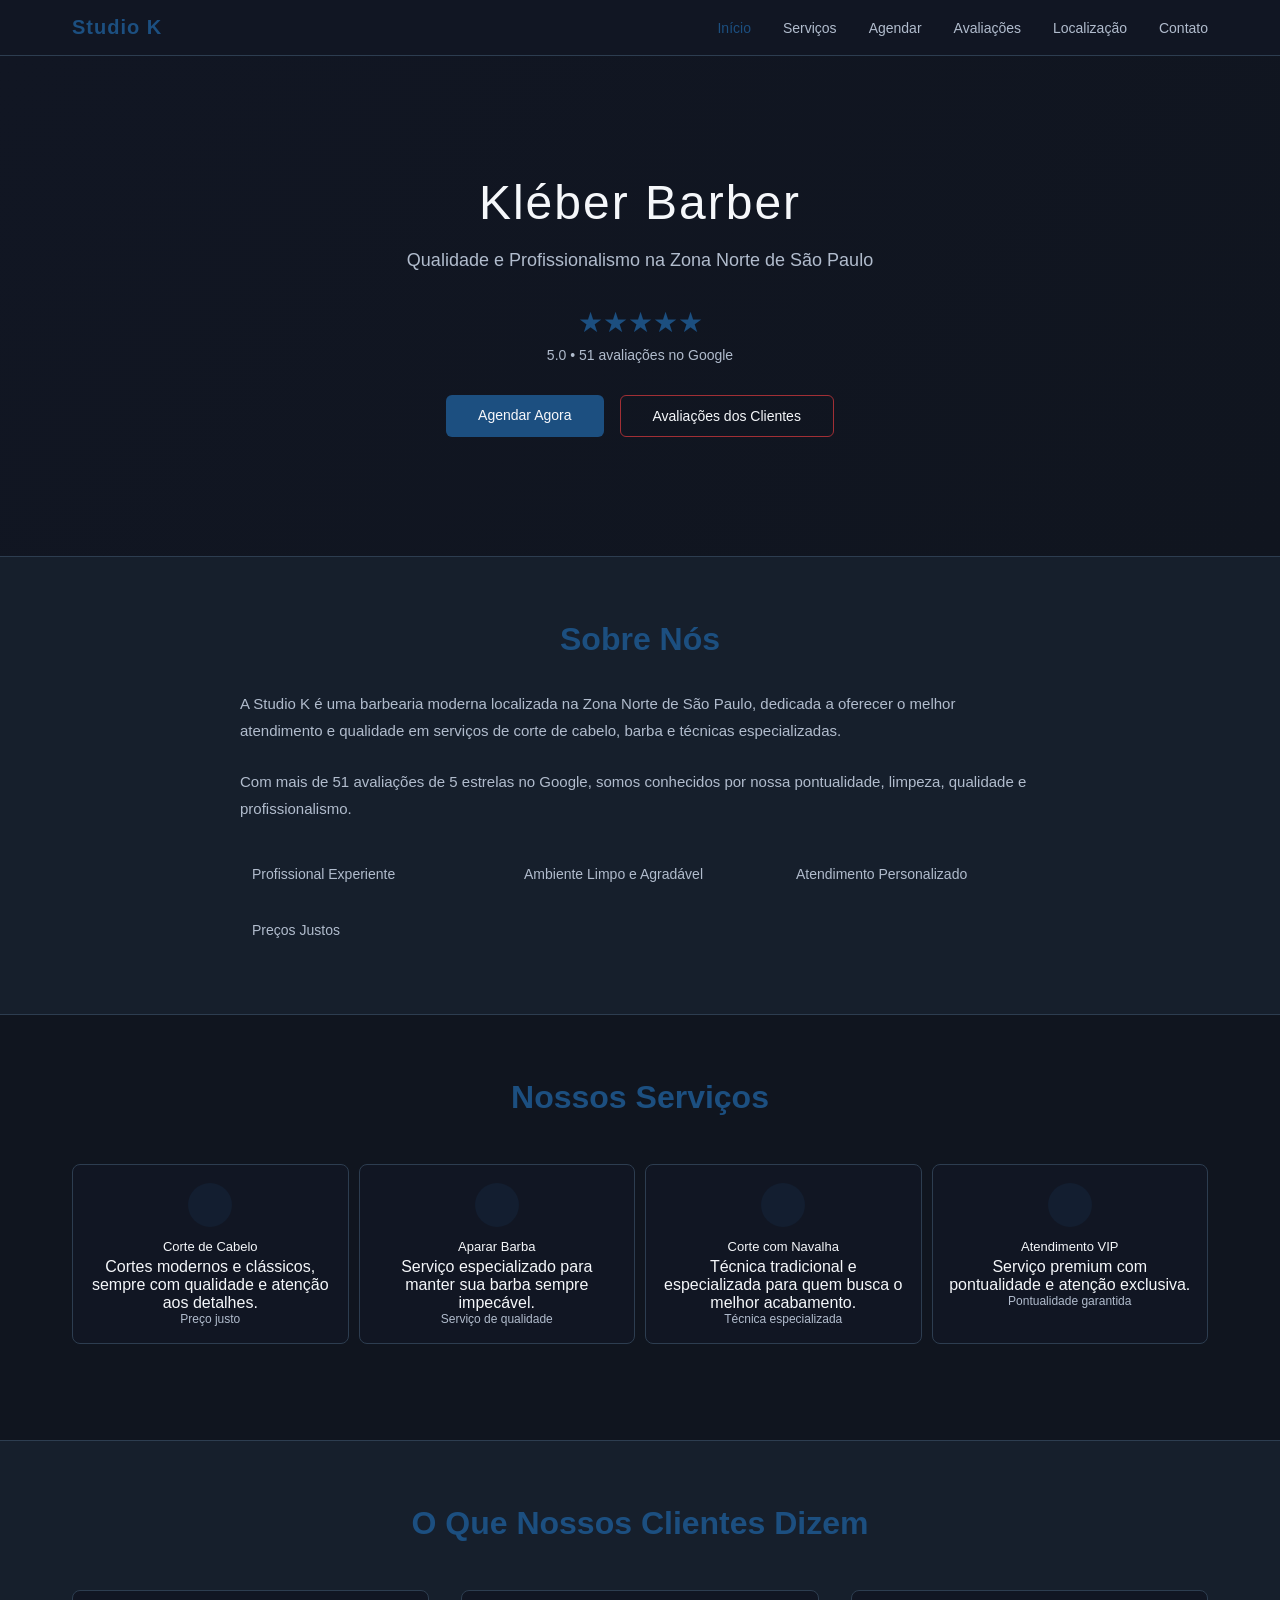
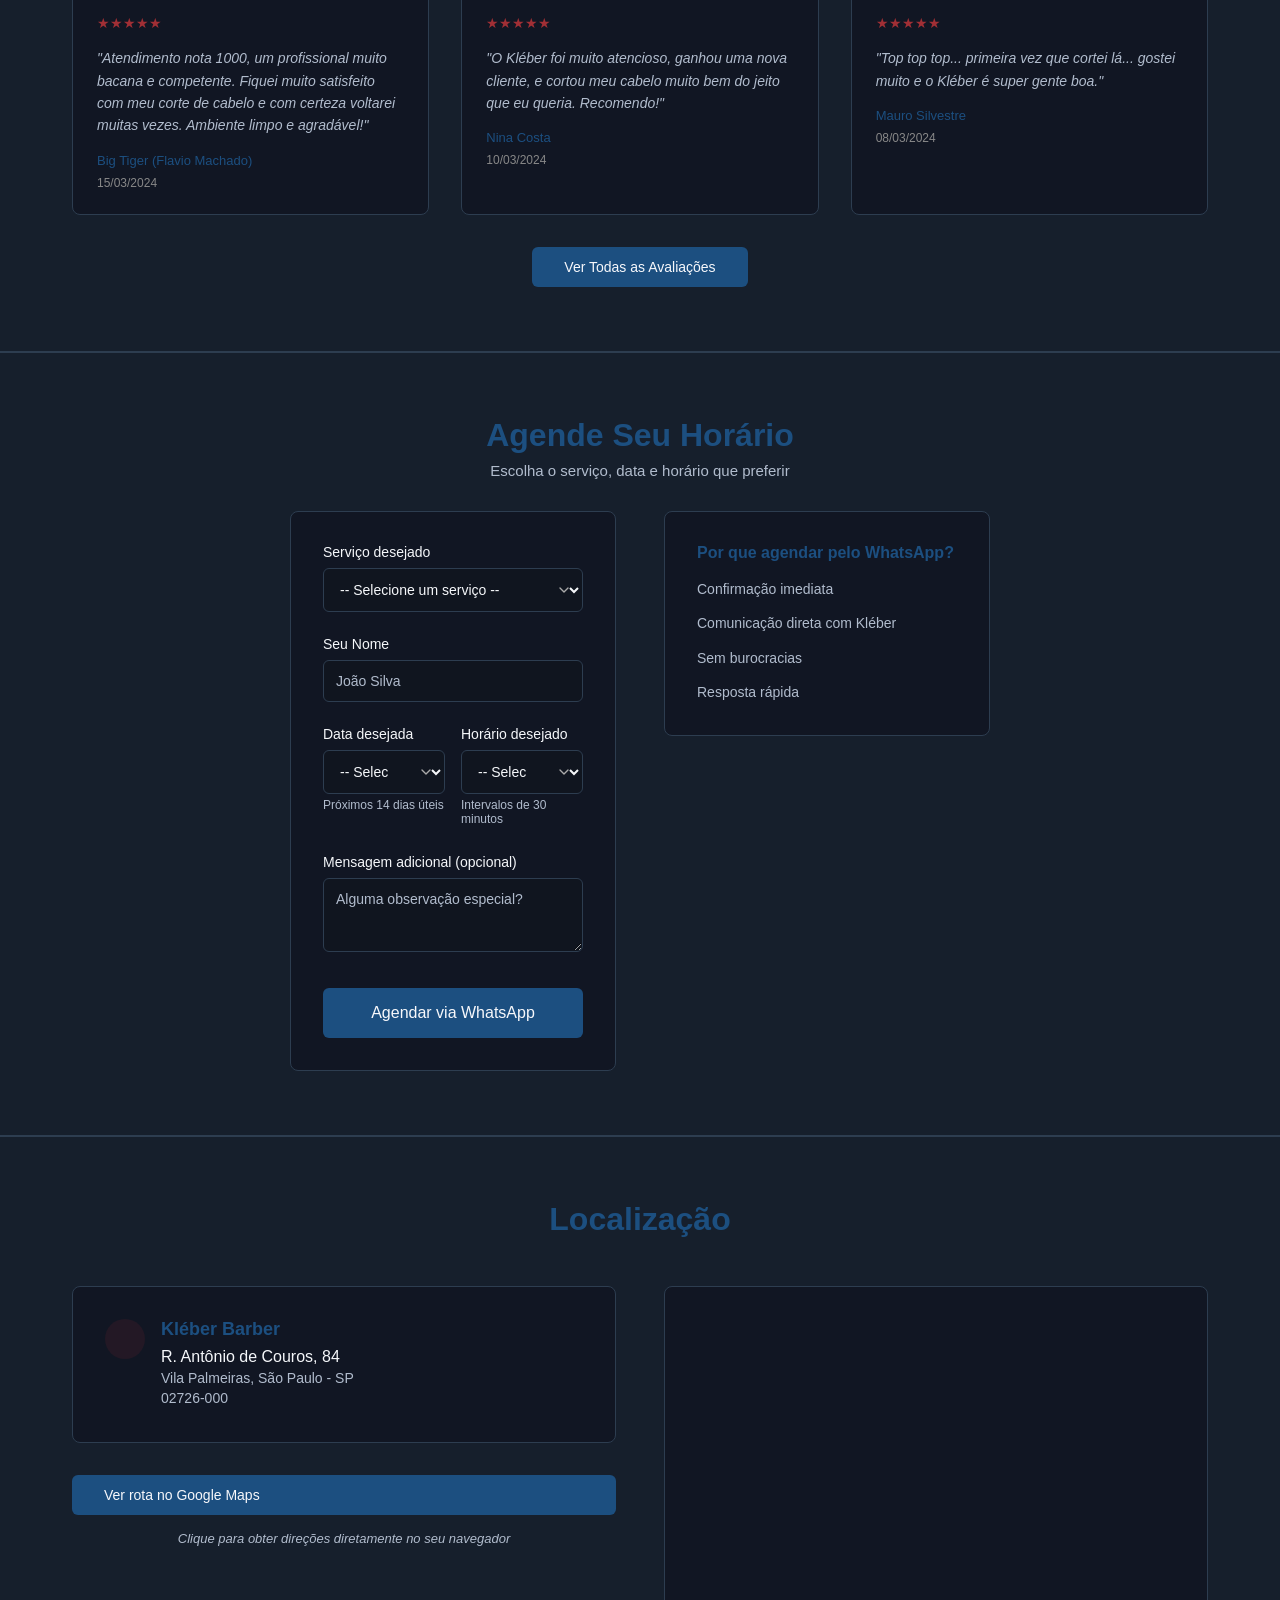
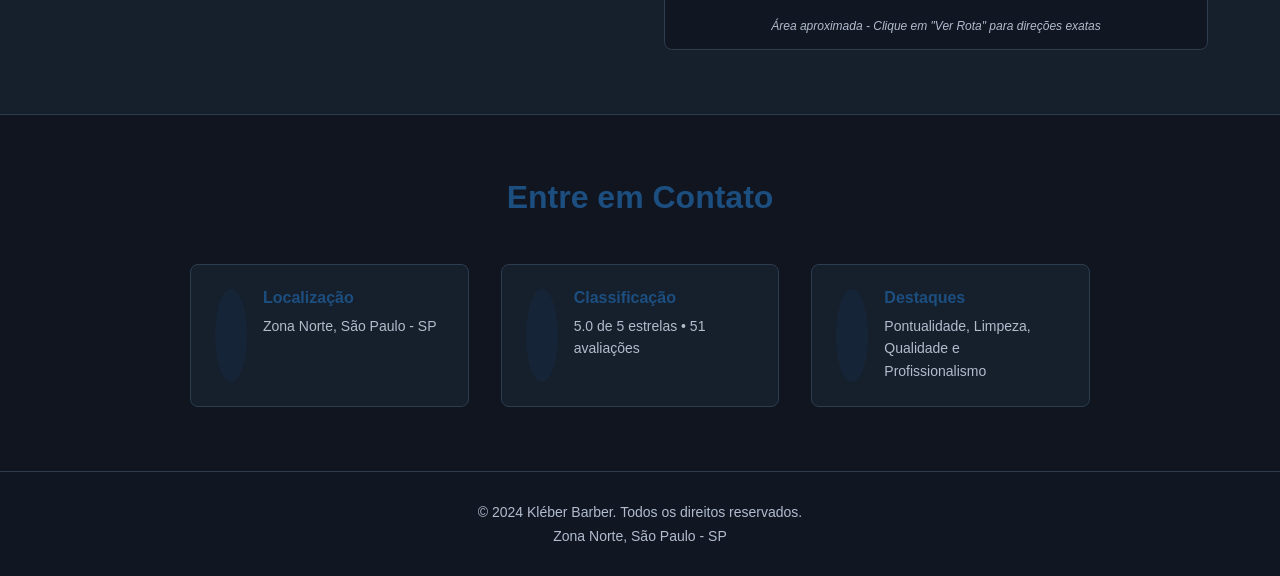
<file: index.html>
<!DOCTYPE html>
<html lang="pt-BR">
<head>
    <meta charset="UTF-8">
    <meta name="viewport" content="width=device-width, initial-scale=1.0">
    <title>Studio K - Barbearia em São Paulo</title>
    <link rel="stylesheet" href="styles.css">
</head>
<body>
    <!-- Header/Navigation -->
    <header class="header">
        <nav class="navbar">
            <div class="nav-container">
                <a href="index.html" class="logo">Studio K</a>
                <ul class="nav-menu">
                    <li><a href="index.html" class="nav-link active">Início</a></li>
                    <li><a href="#services" class="nav-link">Serviços</a></li>
                    <li><a href="#booking" class="nav-link">Agendar</a></li>
                    <li><a href="barbearia_site.html" class="nav-link">Avaliações</a></li>
                    <li><a href="#location" class="nav-link">Localização</a></li>
                    <li><a href="#contact" class="nav-link">Contato</a></li>
                </ul>
            </div>
        </nav>
    </header>

    <!-- Hero Section -->
    <main>
        <section class="hero-section">
            <div class="hero-content">
                <h1>Kléber Barber</h1>
                <p class="hero-subtitle">Qualidade e Profissionalismo na Zona Norte de São Paulo</p>
                <div class="hero-rating-display">
                    <span class="stars-large">★★★★★</span>
                    <span class="rating-text"><span id="rating-value">5,0</span> • <span id="total-reviews">51</span> avaliações no Google</span>
                </div>
                <div class="hero-buttons">
                    <a href="#booking" class="btn btn-primary">Agendar Agora</a>
                    <a href="barbearia_site.html" class="btn btn-secondary">Avaliações dos Clientes</a>
                </div>
            </div>
        </section>

        <!-- About Section -->
        <section class="about-section">
            <div class="container">
                <h2>Sobre Nós</h2>
                <div class="about-content">
                    <div class="about-text">
                        <p>A Studio K é uma barbearia moderna localizada na Zona Norte de São Paulo, dedicada a oferecer o melhor atendimento e qualidade em serviços de corte de cabelo, barba e técnicas especializadas.</p>
                        <p>Com mais de 51 avaliações de 5 estrelas no Google, somos conhecidos por nossa pontualidade, limpeza, qualidade e profissionalismo.</p>
                        <ul class="highlights">
                            <li>Profissional Experiente</li>
                            <li>Ambiente Limpo e Agradável</li>
                            <li>Atendimento Personalizado</li>
                            <li>Preços Justos</li>
                        </ul>
                    </div>
                </div>
            </div>
        </section>

        <!-- Services Section -->
        <section class="services-section" id="services">
            <div class="container">
                <h2>Nossos Serviços</h2>
                <div class="services-row">
                    <div class="service-card">
                        <div class="service-icon"></div>
                        <div class="service-name">Corte de Cabelo</div>
                        <p class="service-description">Cortes modernos e clássicos, sempre com qualidade e atenção aos detalhes.</p>
                        <div class="service-price">Preço justo</div>
                    </div>
                    <div class="service-card">
                        <div class="service-icon"></div>
                        <div class="service-name">Aparar Barba</div>
                        <p class="service-description">Serviço especializado para manter sua barba sempre impecável.</p>
                        <div class="service-price">Serviço de qualidade</div>
                    </div>
                    <div class="service-card">
                        <div class="service-icon"></div>
                        <div class="service-name">Corte com Navalha</div>
                        <p class="service-description">Técnica tradicional e especializada para quem busca o melhor acabamento.</p>
                        <div class="service-price">Técnica especializada</div>
                    </div>
                    <div class="service-card">
                        <div class="service-icon"></div>
                        <div class="service-name">Atendimento VIP</div>
                        <p class="service-description">Serviço premium com pontualidade e atenção exclusiva.</p>
                        <div class="service-price">Pontualidade garantida</div>
                    </div>
                </div>
            </div>
        </section>

        <!-- Testimonials Section -->
        <section class="testimonials-section">
            <div class="container">
                <h2>O Que Nossos Clientes Dizem</h2>
                <div class="testimonials-preview" id="testimonials-container"></div>
                <div class="view-all-reviews">
                    <a href="barbearia_site.html" class="btn btn-primary">Ver Todas as Avaliações</a>
                </div>
            </div>
        </section>

        <!-- Booking Section -->
        <section class="booking-section" id="booking">
            <div class="container">
                <h2>Agende Seu Horário</h2>
                <p class="booking-subtitle">Escolha o serviço, data e horário que preferir</p>
                
                <div class="booking-form-container">
                    <form id="booking-form" class="booking-form">
                        <div class="form-group">
                            <label for="service">Serviço desejado</label>
                            <select id="service" name="service" required>
                                <option value="">-- Selecione um serviço --</option>
                                <option value="Corte de Cabelo"> Corte de Cabelo</option>
                                <option value="Aparar Barba"> Aparar Barba</option>
                                <option value="Corte com Navalha"> Corte com Navalha</option>

                            </select>
                        </div>

                        <div class="form-group">
                            <label for="name">Seu Nome</label>
                            <input type="text" id="name" name="name" required placeholder="João Silva">
                        </div>

                        <div class="form-row">
                            <div class="form-group">
                                <label for="date">Data desejada</label>
                                <select id="date" name="date" required>
                                    <option value="">-- Selecione uma data --</option>
                                </select>
                                <small class="form-help">Próximos 14 dias úteis</small>
                                <small class="form-error" id="date-error"></small>
                            </div>
                            <div class="form-group">
                                <label for="time">Horário desejado</label>
                                <select id="time" name="time" required>
                                    <option value="">-- Selecione um horário --</option>
                                </select>
                                <small class="form-help">Intervalos de 30 minutos</small>
                                <small class="form-error" id="time-error"></small>
                            </div>
                        </div>

                        <div class="form-group">
                            <label for="message">Mensagem adicional (opcional)</label>
                            <textarea id="message" name="message" placeholder="Alguma observação especial?" rows="3"></textarea>
                        </div>

                        <button type="submit" class="btn btn-primary btn-large">
                            Agendar via WhatsApp
                        </button>
                    </form>

                    <div class="booking-info">
                        <h3>Por que agendar pelo WhatsApp?</h3>
                        <ul>
                            <li>Confirmação imediata</li>
                            <li>Comunicação direta com Kléber</li>
                            <li>Sem burocracias</li>
                            <li>Resposta rápida</li>
                        </ul>
                    </div>
                </div>
            </div>
        </section>

        <!-- Location Section -->
        <section class="location-section" id="location">
            <div class="container">
                <h2>Localização</h2>
                <div class="location-content">
                    <div class="location-info">
                        <div class="address-card">
                            <span class="location-icon"></span>
                            <div>
                                <h3>Kléber Barber</h3>
                                <p class="address">R. Antônio de Couros, 84</p>
                                <p class="neighborhood">Vila Palmeiras, São Paulo - SP</p>
                                <p class="cep">02726-000</p>
                            </div>
                        </div>
                        <div class="location-actions">
                            <a href="https://www.google.com/maps/dir/?api=1&destination=R.+Antônio+de+Couros,+84+-+Vila+Palmeiras,+São+Paulo+-+SP,+02726-000" target="_blank" class="btn btn-primary">
                                Ver rota no Google Maps
                            </a>
                            <p class="location-note">Clique para obter direções diretamente no seu navegador</p>
                        </div>
                    </div>
                    <div class="map-container">
                        <iframe
                            src="https://www.google.com/maps/embed?pb=!1m14!1m8!1m3!1d14628.5!2d-46.7!3d-23.5!3m2!1i1024!2i768!4f13.1!3m3!1m2!1s0x0%3A0x0!2zMjPCsDMwJzAwLjAiUyA0NsKwNDInMDAuMCJX!5e0!3m2!1spt-BR!2sbr!4v1234567890!5m2!1spt-BR!2sbr"
                            width="100%"
                            height="300"
                            style="border:0; border-radius: 8px;"
                            allowfullscreen=""
                            loading="lazy"
                            referrerpolicy="no-referrer-when-downgrade">
                        </iframe>
                        <p class="map-caption">Área aproximada - Clique em "Ver Rota" para direções exatas</p>
                    </div>
                </div>
            </div>
        </section>

        <!-- Contact Section -->
        <section class="contact-section" id="contact">
            <div class="container">
                <h2>Entre em Contato</h2>
                <div class="contact-content">
                    <div class="contact-info">
                        <div class="info-item">
                            <span class="info-icon"></span>
                            <div>
                                <h3>Localização</h3>
                                <p>Zona Norte, São Paulo - SP</p>
                            </div>
                        </div>
                        <div class="info-item">
                            <span class="info-icon"></span>
                            <div>
                                <h3>Classificação</h3>
                                <p><span id="contact-rating">5,0</span> de 5 estrelas • <span id="contact-reviews">51</span> avaliações</p>
                            </div>
                        </div>
                        <div class="info-item">
                            <span class="info-icon"></span>
                            <div>
                                <h3>Destaques</h3>
                                <p>Pontualidade, Limpeza, Qualidade e Profissionalismo</p>
                            </div>
                        </div>
                    </div>
                </div>
            </div>
        </section>
    </main>

    <!-- Footer -->
    <footer class="footer">
        <div class="container">
            <p>&copy; 2024 Kléber Barber. Todos os direitos reservados.</p>
            <p>Zona Norte, São Paulo - SP</p>
        </div>
    </footer>

    <script>
        // Carregar dados de avaliações e atualizar em tempo real
        async function loadReviewsData() {
            try {
                const response = await fetch('reviews-data.json');
                const data = await response.json();
                
                // Atualizar exibições de classificação
                updateRatingDisplays(data.rating, data.totalReviews);
                
                // Atualizar depoimentos
                updateTestimonials(data.reviews);
                
                console.log('✓ Dados atualizados:', new Date().toLocaleTimeString('pt-BR'));
            } catch (error) {
                console.error('Erro ao carregar dados:', error);
            }
        }
        
        function updateRatingDisplays(rating, totalReviews) {
            document.getElementById('rating-value').textContent = rating.toFixed(1);
            document.getElementById('total-reviews').textContent = totalReviews;
            document.getElementById('contact-rating').textContent = rating.toFixed(1);
            document.getElementById('contact-reviews').textContent = totalReviews;
        }
        
        function updateTestimonials(reviews) {
            const container = document.getElementById('testimonials-container');
            container.innerHTML = reviews.slice(0, 3).map(review => `
                <div class="testimonial-card">
                    <div class="stars">${'★'.repeat(review.rating)}</div>
                    <p class="testimonial-text">"${review.text}"</p>
                    <p class="testimonial-author">${review.author}</p>
                    <p class="testimonial-date" style="font-size: 12px; color: #888; margin-top: 8px;">${new Date(review.date).toLocaleDateString('pt-BR')}</p>
                </div>
            `).join('');
        }
        
        // Formulário de agendamento via WhatsApp
        document.addEventListener('DOMContentLoaded', function() {
            loadReviewsData();
            
            // Atualizar a cada 5 minutos
            setInterval(loadReviewsData, 300000);

            // Configurar opções de data e horário
            const dateSelect = document.getElementById('date');
            const timeSelect = document.getElementById('time');
            const dateError = document.getElementById('date-error');
            const timeError = document.getElementById('time-error');

            // Gerar opções de data (próximos 14 dias úteis)
            if (dateSelect) {
                generateDateOptions(dateSelect);
            }

            // Gerar opções de horário (9:00 às 18:00, intervalos de 30 min)
            if (timeSelect) {
                generateTimeOptions(timeSelect);
            }

            function generateDateOptions(selectElement) {
                const today = new Date();
                let currentDate = new Date(today);
                let optionsCount = 0;

                // Gerar opções para os próximos 14 dias úteis
                while (optionsCount < 14) {
                    currentDate.setDate(currentDate.getDate() + 1);
                    const dayOfWeek = currentDate.getDay();

                    // Apenas segunda (1) a sexta (5)
                    if (dayOfWeek >= 1 && dayOfWeek <= 5) {
                        const dateValue = currentDate.toISOString().split('T')[0];
                        const dateDisplay = currentDate.toLocaleDateString('pt-BR', {
                            weekday: 'long',
                            day: '2-digit',
                            month: '2-digit'
                        });

                        const option = document.createElement('option');
                        option.value = dateValue;
                        option.textContent = dateDisplay;
                        selectElement.appendChild(option);

                        optionsCount++;
                    }
                }
            }

            function generateTimeOptions(selectElement) {
                const startHour = 9; // 9:00
                const endHour = 18;   // 18:00
                const interval = 30; // 30 minutos

                for (let hour = startHour; hour < endHour; hour++) {
                    for (let minute = 0; minute < 60; minute += interval) {
                        const timeValue = `${hour.toString().padStart(2, '0')}:${minute.toString().padStart(2, '0')}`;
                        const timeDisplay = `${hour.toString().padStart(2, '0')}:${minute.toString().padStart(2, '0')}`;

                        const option = document.createElement('option');
                        option.value = timeValue;
                        option.textContent = timeDisplay;
                        selectElement.appendChild(option);
                    }
                }
            }

            // Manipulador de envio do formulário
            const bookingForm = document.getElementById('booking-form');
            if (bookingForm) {
                bookingForm.addEventListener('submit', function(e) {
                    e.preventDefault();
                    
                    const service = document.getElementById('service').value;
                    const name = document.getElementById('name').value;
                    const date = document.getElementById('date').value;
                    const time = document.getElementById('time').value;
                    const message = document.getElementById('message').value;
                    
                    // Validar campos
                    if (!service || !name || !date || !time) {
                        alert('Por favor, preenchha todos os campos obrigatórios.');
                        return;
                    }
                    
                    // Formatar data
                    const dateObj = new Date(date);
                    const formattedDate = dateObj.toLocaleDateString('pt-BR');
                    
                    // Número do WhatsApp do Kléber
                    const whatsappPhone = '5511961141559';
                    
                    // Criar mensagem
                    let whatsappMessage = `Olá, gostaria de agendar um horário\n\n`;
                    whatsappMessage += `Serviço: ${service}\n`;
                    whatsappMessage += `Nome: ${name}\n`;
                    whatsappMessage += `Data: ${formattedDate}\n`;
                    whatsappMessage += `Horário: ${time}`;
                    
                    if (message.trim()) {
                        whatsappMessage += `\nObservações: ${message}`;
                    }
                    
                    // Codificar a mensagem
                    const encodedMessage = encodeURIComponent(whatsappMessage);
                    
                    // Criar link do WhatsApp
                    const whatsappLink = `https://wa.me/${whatsappPhone}?text=${encodedMessage}`;
                    
                    // Redirecionar para WhatsApp
                    window.open(whatsappLink, '_blank');
                    
                    // Limpar formulário
                    bookingForm.reset();
                });
            }
        });
    </script>
</body>
</html>
</file>
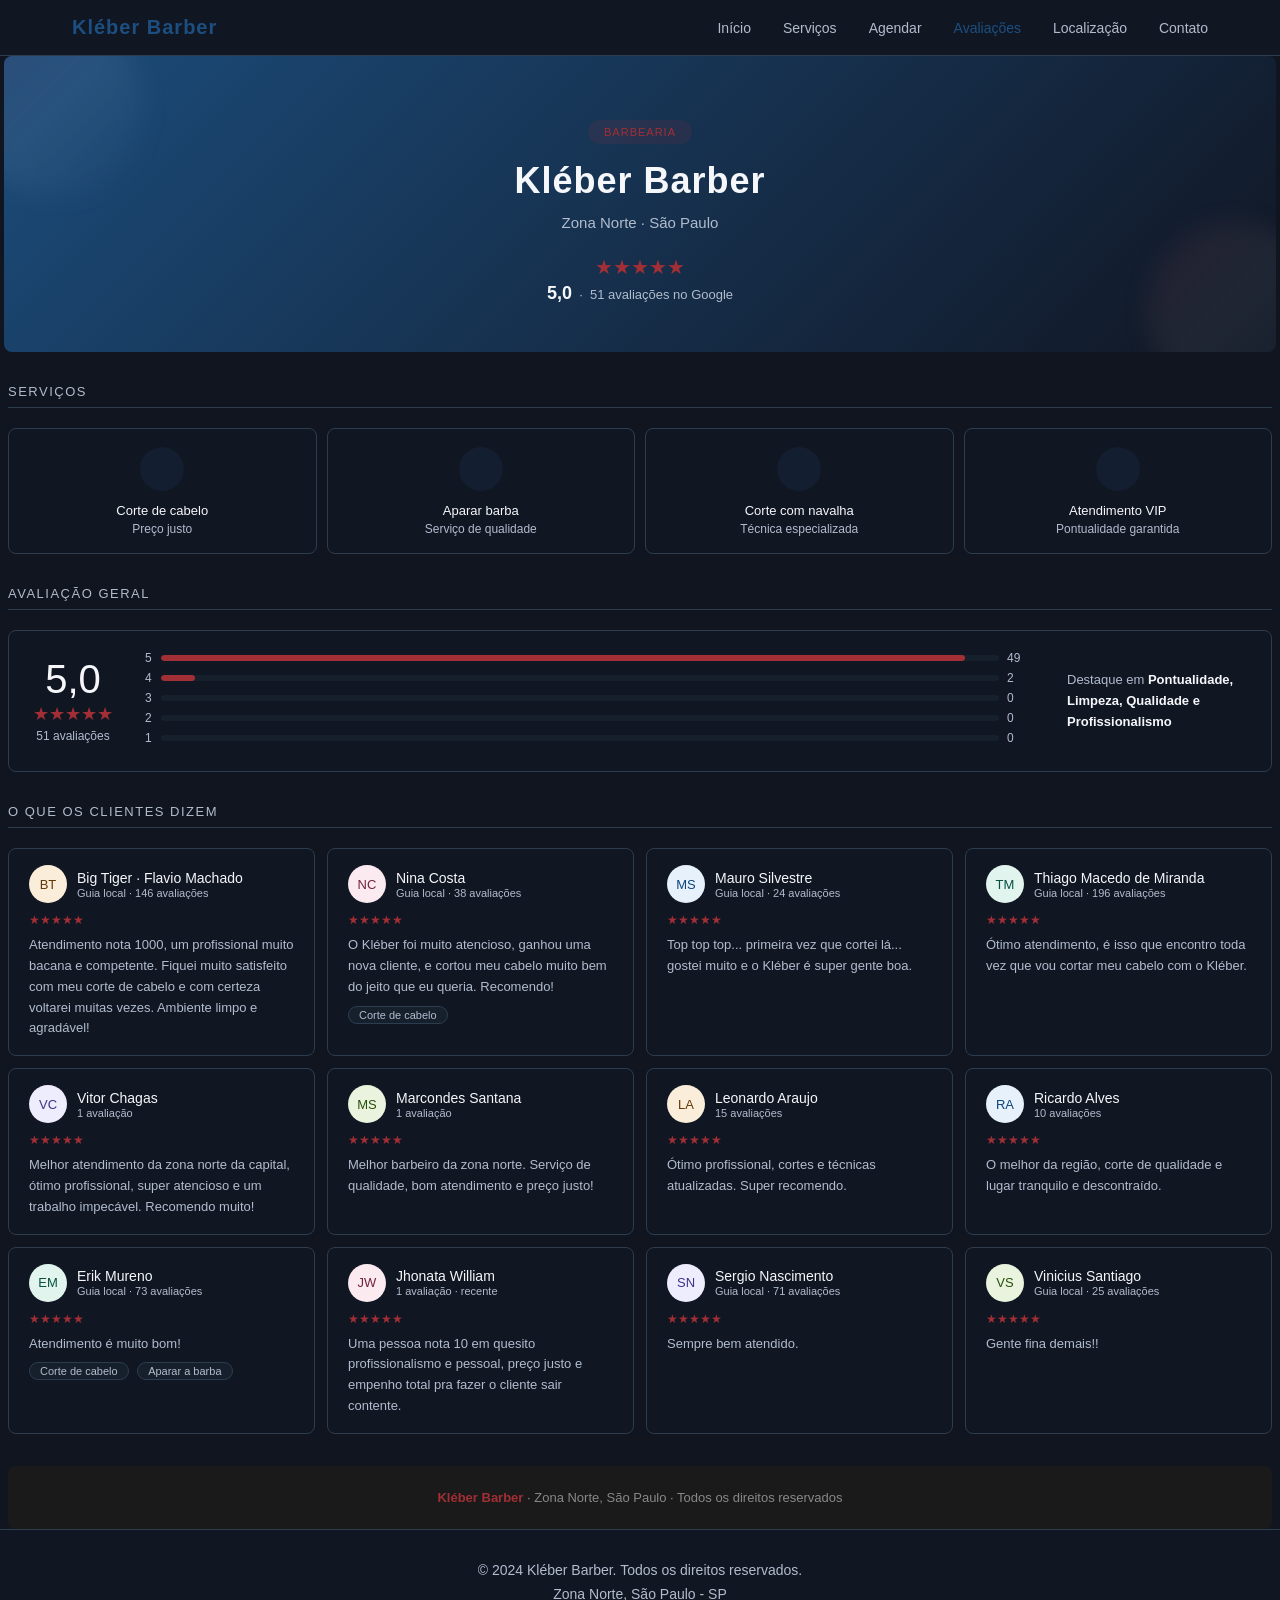
<file: barbearia_site.html>
<!DOCTYPE html>
<html lang="pt-BR">
<head>
    <meta charset="UTF-8">
    <meta name="viewport" content="width=device-width, initial-scale=1.0">
    <title>Avaliações - Kléber Barber</title>
    <link rel="stylesheet" href="styles.css">
</head>
<body>
    <!-- Header/Navigation -->
    <header class="header">
        <nav class="navbar">
            <div class="nav-container">
                <a href="index.html" class="logo">Kléber Barber</a>
                <ul class="nav-menu">
                    <li><a href="index.html" class="nav-link">Início</a></li>
                    <li><a href="index.html#services" class="nav-link">Serviços</a></li>
                    <li><a href="index.html#booking" class="nav-link">Agendar</a></li>
                    <li><a href="barbearia_site.html" class="nav-link active">Avaliações</a></li>
                    <li><a href="index.html#location" class="nav-link">Localização</a></li>
                    <li><a href="index.html#contact" class="nav-link">Contato</a></li>
                </ul>
            </div>
        </nav>
    </header>

    <main>
        <h2 class="sr-only" style="position:absolute;width:1px;height:1px;overflow:hidden;">Site da barbearia Kléber com avaliações de clientes</h2>

        <div style="padding: 0 0.25rem;">

          <div class="hero">
  <div class="hero-badge">Barbearia</div>
  <h1>Kléber Barber</h1>
  <p class="hero-sub">Zona Norte · São Paulo</p>
  <div class="hero-stars">★★★★★</div>
  <p class="hero-rating"><strong>5,0</strong> &nbsp;·&nbsp; 51 avaliações no Google</p>
</div>

<div style="padding: 0 0.25rem;">

  <p class="section-title">Serviços</p>
  <div class="services-row">
    <div class="service-card">
      <div class="service-icon"></div>
      <div class="service-name">Corte de cabelo</div>
      <div class="service-price">Preço justo</div>
    </div>
    <div class="service-card">
      <div class="service-icon"></div>
      <div class="service-name">Aparar barba</div>
      <div class="service-price">Serviço de qualidade</div>
    </div>
    <div class="service-card">
      <div class="service-icon"></div>
      <div class="service-name">Corte com navalha</div>
      <div class="service-price">Técnica especializada</div>
    </div>
    <div class="service-card">
      <div class="service-icon"></div>
      <div class="service-name">Atendimento VIP</div>
      <div class="service-price">Pontualidade garantida</div>
    </div>
  </div>

  <p class="section-title">Avaliação geral</p>
  <div class="summary-bar">
    <div class="sum-score">
      <div class="num">5,0</div>
      <div class="gold">★★★★★</div>
      <div class="total">51 avaliações</div>
    </div>
    <div class="bars">
      <div class="bar-row"><span>5</span><div class="bar-bg"><div class="bar-fill" style="width:96%"></div></div><span style="min-width:28px;">49</span></div>
      <div class="bar-row"><span>4</span><div class="bar-bg"><div class="bar-fill" style="width:4%"></div></div><span style="min-width:28px;">2</span></div>
      <div class="bar-row"><span>3</span><div class="bar-bg"><div class="bar-fill" style="width:0%"></div></div><span style="min-width:28px;">0</span></div>
      <div class="bar-row"><span>2</span><div class="bar-bg"><div class="bar-fill" style="width:0%"></div></div><span style="min-width:28px;">0</span></div>
      <div class="bar-row"><span>1</span><div class="bar-bg"><div class="bar-fill" style="width:0%"></div></div><span style="min-width:28px;">0</span></div>
    </div>
    <div style="font-size: 13px; color: var(--color-text-secondary); max-width: 180px; line-height: 1.6;">
      Destaque em <strong style="color:var(--color-text-primary);">Pontualidade, Limpeza, Qualidade e Profissionalismo</strong>
    </div>
  </div>

  <p class="section-title">O que os clientes dizem</p>
  <div class="reviews-grid">

    <div class="review-card">
      <div class="review-header">
        <div class="avatar av-amber">BT</div>
        <div>
          <div class="reviewer-name">Big Tiger · Flavio Machado</div>
          <div class="reviewer-meta">Guia local · 146 avaliações</div>
        </div>
      </div>
      <div class="stars">★★★★★</div>
      <p class="review-text">Atendimento nota 1000, um profissional muito bacana e competente. Fiquei muito satisfeito com meu corte de cabelo e com certeza voltarei muitas vezes. Ambiente limpo e agradável!</p>
    </div>

    <div class="review-card">
      <div class="review-header">
        <div class="avatar av-pink">NC</div>
        <div>
          <div class="reviewer-name">Nina Costa</div>
          <div class="reviewer-meta">Guia local · 38 avaliações</div>
        </div>
      </div>
      <div class="stars">★★★★★</div>
      <p class="review-text">O Kléber foi muito atencioso, ganhou uma nova cliente, e cortou meu cabelo muito bem do jeito que eu queria. Recomendo!</p>
      <span class="service-tag">Corte de cabelo</span>
    </div>

    <div class="review-card">
      <div class="review-header">
        <div class="avatar av-blue">MS</div>
        <div>
          <div class="reviewer-name">Mauro Silvestre</div>
          <div class="reviewer-meta">Guia local · 24 avaliações</div>
        </div>
      </div>
      <div class="stars">★★★★★</div>
      <p class="review-text">Top top top... primeira vez que cortei lá... gostei muito e o Kléber é super gente boa.</p>
    </div>

    <div class="review-card">
      <div class="review-header">
        <div class="avatar av-teal">TM</div>
        <div>
          <div class="reviewer-name">Thiago Macedo de Miranda</div>
          <div class="reviewer-meta">Guia local · 196 avaliações</div>
        </div>
      </div>
      <div class="stars">★★★★★</div>
      <p class="review-text">Ótimo atendimento, é isso que encontro toda vez que vou cortar meu cabelo com o Kléber.</p>
    </div>

    <div class="review-card">
      <div class="review-header">
        <div class="avatar av-purple">VC</div>
        <div>
          <div class="reviewer-name">Vitor Chagas</div>
          <div class="reviewer-meta">1 avaliação</div>
        </div>
      </div>
      <div class="stars">★★★★★</div>
      <p class="review-text">Melhor atendimento da zona norte da capital, ótimo profissional, super atencioso e um trabalho impecável. Recomendo muito!</p>
    </div>

    <div class="review-card">
      <div class="review-header">
        <div class="avatar av-green">MS</div>
        <div>
          <div class="reviewer-name">Marcondes Santana</div>
          <div class="reviewer-meta">1 avaliação</div>
        </div>
      </div>
      <div class="stars">★★★★★</div>
      <p class="review-text">Melhor barbeiro da zona norte. Serviço de qualidade, bom atendimento e preço justo!</p>
    </div>

    <div class="review-card">
      <div class="review-header">
        <div class="avatar av-amber">LA</div>
        <div>
          <div class="reviewer-name">Leonardo Araujo</div>
          <div class="reviewer-meta">15 avaliações</div>
        </div>
      </div>
      <div class="stars">★★★★★</div>
      <p class="review-text">Ótimo profissional, cortes e técnicas atualizadas. Super recomendo.</p>
    </div>

    <div class="review-card">
      <div class="review-header">
        <div class="avatar av-blue">RA</div>
        <div>
          <div class="reviewer-name">Ricardo Alves</div>
          <div class="reviewer-meta">10 avaliações</div>
        </div>
      </div>
      <div class="stars">★★★★★</div>
      <p class="review-text">O melhor da região, corte de qualidade e lugar tranquilo e descontraído.</p>
    </div>

    <div class="review-card">
      <div class="review-header">
        <div class="avatar av-teal">EM</div>
        <div>
          <div class="reviewer-name">Erik Mureno</div>
          <div class="reviewer-meta">Guia local · 73 avaliações</div>
        </div>
      </div>
      <div class="stars">★★★★★</div>
      <p class="review-text">Atendimento é muito bom!</p>
      <span class="service-tag">Corte de cabelo</span>
      <span class="service-tag" style="margin-left:4px;">Aparar a barba</span>
    </div>

    <div class="review-card">
      <div class="review-header">
        <div class="avatar av-pink">JW</div>
        <div>
          <div class="reviewer-name">Jhonata William</div>
          <div class="reviewer-meta">1 avaliação · recente</div>
        </div>
      </div>
      <div class="stars">★★★★★</div>
      <p class="review-text">Uma pessoa nota 10 em quesito profissionalismo e pessoal, preço justo e empenho total pra fazer o cliente sair contente.</p>
    </div>

    <div class="review-card">
      <div class="review-header">
        <div class="avatar av-purple">SN</div>
        <div>
          <div class="reviewer-name">Sergio Nascimento</div>
          <div class="reviewer-meta">Guia local · 71 avaliações</div>
        </div>
      </div>
      <div class="stars">★★★★★</div>
      <p class="review-text">Sempre bem atendido.</p>
    </div>

    <div class="review-card">
      <div class="review-header">
        <div class="avatar av-green">VS</div>
        <div>
          <div class="reviewer-name">Vinicius Santiago</div>
          <div class="reviewer-meta">Guia local · 25 avaliações</div>
        </div>
      </div>
      <div class="stars">★★★★★</div>
      <p class="review-text">Gente fina demais!!</p>
    </div>

  </div>

  <div class="footer-strip">
    <strong>Kléber Barber</strong> · Zona Norte, São Paulo · Todos os direitos reservados
  </div>

        </div>
    </main>

    <!-- Footer -->
    <footer class="footer">
        <div class="container">
            <p>&copy; 2024 Kléber Barber. Todos os direitos reservados.</p>
            <p>Zona Norte, São Paulo - SP</p>
        </div>
    </footer>
</body>
</html>
</file>
<file: styles.css>
* { box-sizing: border-box; margin: 0; padding: 0; }

:root {
  --color-primary: #1c4f80;
  --color-accent: #a12f35;
  --color-accent-muted: #68282d;
  --color-dark: #10151f;
  --color-light: #f7f8fb;
  --color-text-primary: #f5f7fa;
  --color-text-secondary: #b1bccd;
  --color-background-primary: #111623;
  --color-background-secondary: #161f2c;
  --color-border-tertiary: #2d3d50;
  --font-sans: -apple-system, BlinkMacSystemFont, "Segoe UI", Roboto, "Helvetica Neue", Arial, sans-serif;
  --border-radius-lg: 8px;
}

body { font-family: var(--font-sans); background: var(--color-dark); color: var(--color-text-primary); }
.hero { background: linear-gradient(135deg, rgba(28,79,128,0.95), rgba(17,22,35,0.95)); color: var(--color-text-primary); text-align: center; padding: 4rem 2rem 3rem; border-radius: var(--border-radius-lg); margin-bottom: 2rem; position: relative; overflow: hidden; }
.hero::before,
.hero::after {
  content: '';
  position: absolute;
  width: 180px;
  height: 180px;
  background: linear-gradient(135deg, rgba(161,47,53,0.12) 0%, rgba(255,255,255,0.06) 50%, rgba(28,79,128,0.12) 100%);
  border-radius: 50%;
  filter: blur(12px);
}
.hero::before { top: -40px; left: -40px; }
.hero::after { bottom: -50px; right: -50px; }
.hero-badge { display: inline-block; background: rgba(161,47,53,0.12); color: var(--color-accent); font-size: 11px; font-weight: 500; padding: 6px 16px; border-radius: 20px; margin-bottom: 1rem; letter-spacing: 1px; text-transform: uppercase; }
.hero h1 { font-size: 36px; font-weight: 600; letter-spacing: 1px; margin-bottom: 0.75rem; }
.hero-sub { color: var(--color-text-secondary); font-size: 15px; margin-bottom: 1.5rem; }
.hero-stars { color: var(--color-accent); font-size: 20px; margin-bottom: 0.25rem; }
.hero-rating { color: var(--color-text-secondary); font-size: 13px; }
.hero-rating strong { color: var(--color-text-primary); font-size: 18px; }

.section-title { font-size: 13px; font-weight: 500; color: var(--color-text-secondary); text-transform: uppercase; letter-spacing: 1.5px; margin: 0 0 1.25rem; padding-bottom: 0.5rem; border-bottom: 0.5px solid var(--color-border-tertiary); }

.reviews-grid { display: grid; grid-template-columns: repeat(auto-fit, minmax(260px, 1fr)); gap: 12px; margin-bottom: 2rem; }
.review-card { background: var(--color-background-primary); border: 0.5px solid var(--color-border-tertiary); border-radius: var(--border-radius-lg); padding: 1rem 1.25rem; }
.review-header { display: flex; align-items: center; gap: 10px; margin-bottom: 10px; }
.avatar { width: 38px; height: 38px; border-radius: 50%; display: flex; align-items: center; justify-content: center; font-size: 13px; font-weight: 500; flex-shrink: 0; }
.av-amber { background: #FAEEDA; color: #633806; }
.av-blue  { background: #E6F1FB; color: #0C447C; }
.av-teal  { background: #E1F5EE; color: #085041; }
.av-pink  { background: #FBEAF0; color: #72243E; }
.av-purple{ background: #EEEDFE; color: #3C3489; }
.av-green { background: #EAF3DE; color: #27500A; }
.reviewer-name { font-size: 14px; font-weight: 500; color: var(--color-text-primary); line-height: 1.2; }
.reviewer-meta { font-size: 11px; color: var(--color-text-secondary); }
.stars { color: var(--color-accent); font-size: 12px; margin-bottom: 8px; }
.review-text { font-size: 13px; color: var(--color-text-secondary); line-height: 1.6; }
.service-tag { display: inline-block; background: var(--color-background-secondary); border: 0.5px solid var(--color-border-tertiary); border-radius: 20px; font-size: 11px; color: var(--color-text-secondary); padding: 2px 10px; margin-top: 8px; }

.services-row { display: grid; grid-template-columns: repeat(auto-fit, minmax(140px, 1fr)); gap: 10px; margin-bottom: 2rem; }
.service-card { background: var(--color-background-primary); border: 0.5px solid var(--color-border-tertiary); border-radius: var(--border-radius-lg); padding: 1.1rem 1rem; text-align: center; }
.service-icon {
  width: 44px;
  height: 44px;
  margin: 0 auto 12px;
  border-radius: 50%;
  background: rgba(28, 79, 128, 0.14);
}
.service-name { font-size: 13px; font-weight: 500; color: var(--color-text-primary); margin-bottom: 4px; }
.service-price { font-size: 12px; color: var(--color-text-secondary); }

.summary-bar { background: var(--color-background-primary); border: 0.5px solid var(--color-border-tertiary); border-radius: var(--border-radius-lg); padding: 1.25rem 1.5rem; display: flex; align-items: center; gap: 2rem; flex-wrap: wrap; margin-bottom: 2rem; }
.sum-score { text-align: center; }
.sum-score .num { font-size: 40px; font-weight: 500; color: var(--color-text-primary); line-height: 1; }
.sum-score .max { font-size: 14px; color: var(--color-text-secondary); }
.sum-score .gold { color: var(--color-accent); font-size: 18px; margin: 4px 0; }
.sum-score .total { font-size: 12px; color: var(--color-text-secondary); }
.bars { flex: 1; min-width: 180px; }
.bar-row { display: flex; align-items: center; gap: 8px; margin-bottom: 6px; }
.bar-row span { font-size: 12px; color: var(--color-text-secondary); min-width: 8px; }
.bar-bg { flex: 1; height: 6px; background: var(--color-background-secondary); border-radius: 3px; overflow: hidden; }
.bar-fill { height: 100%; background: var(--color-accent); border-radius: 3px; }

.footer-strip { text-align: center; padding: 1.5rem; background: #1a1a1a; border-radius: var(--border-radius-lg); color: #888; font-size: 13px; }
.footer-strip strong { color: var(--color-accent); }

/* Header & Navigation */
.header {
  background: var(--color-background-primary);
  border-bottom: 1px solid var(--color-border-tertiary);
  position: sticky;
  top: 0;
  z-index: 100;
}

.navbar {
  padding: 1rem 0;
}

.nav-container {
  max-width: 1200px;
  margin: 0 auto;
  padding: 0 2rem;
  display: flex;
  justify-content: space-between;
  align-items: center;
}

.logo {
  font-size: 20px;
  font-weight: 600;
  color: var(--color-primary);
  text-decoration: none;
  letter-spacing: 1px;
}

.nav-menu {
  display: flex;
  list-style: none;
  gap: 2rem;
}

.nav-link {
  color: var(--color-text-secondary);
  text-decoration: none;
  font-size: 14px;
  transition: color 0.3s;
}

.nav-link:hover,
.nav-link.active {
  color: var(--color-primary);
}

/* Container */
.container {
  max-width: 1200px;
  margin: 0 auto;
  padding: 0 2rem;
}

/* Buttons */
.btn {
  display: inline-block;
  padding: 0.75rem 2rem;
  border-radius: 6px;
  text-decoration: none;
  font-weight: 500;
  font-size: 14px;
  transition: all 0.3s;
  cursor: pointer;
  border: none;
}

.btn-primary {
  background: var(--color-primary);
  color: var(--color-light);
}

.btn-primary:hover {
  opacity: 0.95;
  transform: translateY(-1px);
}

.btn-secondary {
  background: transparent;
  color: var(--color-text-primary);
  border: 1.5px solid var(--color-accent);
}

.btn-secondary:hover {
  background: var(--color-accent);
  color: var(--color-light);
}

/* Hero Section */
.hero-section {
  background: linear-gradient(135deg, var(--color-background-primary) 0%, var(--color-dark) 100%);
  padding: 6rem 2rem;
  text-align: center;
  min-height: 500px;
  display: flex;
  align-items: center;
  justify-content: center;
}

.hero-content {
  max-width: 700px;
  margin: 0 auto;
}

.hero-section h1 {
  font-size: 48px;
  margin-bottom: 1rem;
  font-weight: 500;
  letter-spacing: 2px;
}

.hero-subtitle {
  font-size: 18px;
  color: var(--color-text-secondary);
  margin-bottom: 2rem;
  line-height: 1.6;
}

.hero-rating-display {
  display: flex;
  flex-direction: column;
  align-items: center;
  gap: 0.5rem;
  margin-bottom: 2rem;
}

.stars-large {
  color: var(--color-primary);
  font-size: 28px;
}

.rating-text {
  color: var(--color-text-secondary);
  font-size: 14px;
}

.hero-buttons {
  display: flex;
  gap: 1rem;
  justify-content: center;
  flex-wrap: wrap;
}

/* About Section */
.about-section {
  padding: 4rem 2rem;
  background: var(--color-background-secondary);
  border-top: 1px solid var(--color-border-tertiary);
  border-bottom: 1px solid var(--color-border-tertiary);
}

.about-section h2 {
  font-size: 32px;
  margin-bottom: 2rem;
  text-align: center;
  color: var(--color-primary);
}

.about-content {
  max-width: 800px;
  margin: 0 auto;
}

.about-text p {
  font-size: 15px;
  color: var(--color-text-secondary);
  line-height: 1.8;
  margin-bottom: 1.5rem;
}

.highlights {
  list-style: none;
  margin-top: 2rem;
  display: grid;
  grid-template-columns: repeat(auto-fit, minmax(200px, 1fr));
  gap: 1rem;
}

.highlights li {
  padding: 0.75rem;
  color: var(--color-text-secondary);
  font-size: 14px;
}

/* Services Section */
.services-section {
  padding: 4rem 2rem;
}

.services-section h2 {
  font-size: 32px;
  margin-bottom: 3rem;
  text-align: center;
  color: var(--color-primary);
}

/* Testimonials Section */
.testimonials-section {
  padding: 4rem 2rem;
  background: var(--color-background-secondary);
  border-top: 1px solid var(--color-border-tertiary);
  border-bottom: 1px solid var(--color-border-tertiary);
}

.testimonials-section h2 {
  font-size: 32px;
  margin-bottom: 3rem;
  text-align: center;
  color: var(--color-primary);
}

.testimonials-preview {
  display: grid;
  grid-template-columns: repeat(auto-fit, minmax(280px, 1fr));
  gap: 2rem;
  margin-bottom: 2rem;
}

.testimonial-card {
  background: var(--color-background-primary);
  border: 1px solid var(--color-border-tertiary);
  border-radius: var(--border-radius-lg);
  padding: 1.5rem;
}

.testimonial-card .stars {
  color: var(--color-accent);
  font-size: 14px;
  margin-bottom: 1rem;
}

.testimonial-text {
  font-size: 14px;
  color: var(--color-text-secondary);
  line-height: 1.6;
  margin-bottom: 1rem;
  font-style: italic;
}

.testimonial-author {
  font-size: 13px;
  color: var(--color-primary);
  font-weight: 500;
}

.view-all-reviews {
  text-align: center;
}

/* Contact Section */
.contact-section {
  padding: 4rem 2rem;
}

.contact-section h2 {
  font-size: 32px;
  margin-bottom: 3rem;
  text-align: center;
  color: var(--color-primary);
}

.contact-content {
  max-width: 900px;
  margin: 0 auto;
}

.contact-info {
  display: grid;
  grid-template-columns: repeat(auto-fit, minmax(250px, 1fr));
  gap: 2rem;
}

.info-item {
  display: flex;
  gap: 1rem;
  padding: 1.5rem;
  background: var(--color-background-secondary);
  border-radius: var(--border-radius-lg);
  border: 1px solid var(--color-border-tertiary);
}

.info-icon {
  min-width: 32px;
  min-height: 32px;
  flex-shrink: 0;
  border-radius: 50%;
  background: rgba(28, 79, 128, 0.12);
}

.info-item h3 {
  color: var(--color-primary);
  margin-bottom: 0.5rem;
  font-size: 16px;
}

.info-item p {
  color: var(--color-text-secondary);
  font-size: 14px;
  line-height: 1.6;
}

/* Footer */
.footer {
  background: var(--color-background-primary);
  border-top: 1px solid var(--color-border-tertiary);
  padding: 2rem;
  text-align: center;
}

.footer p {
  color: var(--color-text-secondary);
  font-size: 14px;
}

.footer p:first-child {
  margin-bottom: 0.5rem;
}

/* Reviews Page Layout */
.reviews-page-container {
  max-width: 1200px;
  margin: 0 auto;
  padding: 2rem;
}

/* Booking Section */
.booking-section {
  padding: 4rem 2rem;
  background: var(--color-background-secondary);
  border-top: 1px solid var(--color-border-tertiary);
  border-bottom: 1px solid var(--color-border-tertiary);
}

.booking-section h2 {
  font-size: 32px;
  margin-bottom: 0.5rem;
  text-align: center;
  color: var(--color-primary);
}

.booking-subtitle {
  text-align: center;
  color: var(--color-text-secondary);
  margin-bottom: 2rem;
  font-size: 15px;
}

.booking-form-container {
  max-width: 700px;
  margin: 0 auto;
  display: grid;
  grid-template-columns: 1fr 1fr;
  gap: 3rem;
  align-items: start;
}

.booking-form {
  background: var(--color-background-primary);
  padding: 2rem;
  border-radius: var(--border-radius-lg);
  border: 1px solid var(--color-border-tertiary);
}

.form-group {
  margin-bottom: 1.5rem;
}

.form-group label {
  display: block;
  margin-bottom: 0.5rem;
  font-weight: 500;
  color: var(--color-text-primary);
  font-size: 14px;
}

.form-group input,
.form-group select,
.form-group textarea {
  width: 100%;
  padding: 0.75rem;
  background: var(--color-dark);
  border: 1px solid var(--color-border-tertiary);
  border-radius: 6px;
  color: var(--color-text-primary);
  font-family: var(--font-sans);
  font-size: 14px;
  transition: border-color 0.3s;
}

.form-group input:focus,
.form-group select:focus,
.form-group textarea:focus {
  outline: none;
  border-color: var(--color-primary);
  box-shadow: 0 0 0 2px rgba(28, 79, 128, 0.2);
}

.form-group input::placeholder,
.form-group textarea::placeholder {
  color: var(--color-text-secondary);
}

.form-group select {
  cursor: pointer;
  background-image: url("data:image/svg+xml;charset=UTF-8,%3csvg xmlns='http://www.w3.org/2000/svg' viewBox='0 0 24 24' fill='none' stroke='%23aaa' stroke-width='2' stroke-linecap='round' stroke-linejoin='round'%3e%3cpolyline points='6,9 12,15 18,9'%3e%3c/polyline%3e%3c/svg%3e");
  background-repeat: no-repeat;
  background-position: right 10px center;
  background-size: 16px;
  padding-right: 40px;
}

.form-row {
  display: grid;
  grid-template-columns: 1fr 1fr;
  gap: 1rem;
}

.form-group textarea {
  resize: vertical;
  font-family: var(--font-sans);
}

.btn-large {
  width: 100%;
  padding: 1rem;
  font-size: 16px;
  margin-top: 0.5rem;
}

.booking-info {
  background: var(--color-background-primary);
  padding: 2rem;
  border-radius: var(--border-radius-lg);
  border: 1px solid var(--color-border-tertiary);
}

.booking-info h3 {
  color: var(--color-primary);
  margin-bottom: 1rem;
  font-size: 16px;
}

.booking-info ul {
  list-style: none;
  display: flex;
  flex-direction: column;
  gap: 0.75rem;
}

.booking-info li {
  color: var(--color-text-secondary);
  font-size: 14px;
  line-height: 1.6;
}

@media (max-width: 768px) {
  .booking-form-container {
    grid-template-columns: 1fr;
    gap: 2rem;
  }

  .form-row {
    grid-template-columns: 1fr;
  }
}

.form-help {
  display: block;
  font-size: 12px;
  color: var(--color-text-secondary);
  margin-top: 0.25rem;
}

.form-error {
  display: block;
  font-size: 12px;
  color: #ff6b6b;
  margin-top: 0.25rem;
}

/* Location Section */
.location-section {
  padding: 4rem 2rem;
  background: var(--color-background-secondary);
  border-top: 1px solid var(--color-border-tertiary);
  border-bottom: 1px solid var(--color-border-tertiary);
}

.location-section h2 {
  font-size: 32px;
  margin-bottom: 3rem;
  text-align: center;
  color: var(--color-primary);
}

.location-content {
  display: grid;
  grid-template-columns: 1fr 1fr;
  gap: 3rem;
  align-items: start;
}

.location-info {
  display: flex;
  flex-direction: column;
  gap: 2rem;
}

.address-card {
  background: var(--color-background-primary);
  border: 1px solid var(--color-border-tertiary);
  border-radius: var(--border-radius-lg);
  padding: 2rem;
  display: flex;
  gap: 1rem;
  align-items: flex-start;
}

.location-icon {
  min-width: 40px;
  min-height: 40px;
  flex-shrink: 0;
  border-radius: 50%;
  background: rgba(161, 47, 53, 0.12);
}

.address-card h3 {
  color: var(--color-primary);
  margin-bottom: 0.5rem;
  font-size: 18px;
}

.address-card .address {
  font-size: 16px;
  font-weight: 500;
  color: var(--color-text-primary);
  margin-bottom: 0.25rem;
}

.address-card .neighborhood,
.address-card .cep {
  font-size: 14px;
  color: var(--color-text-secondary);
  margin-bottom: 0.25rem;
}

.location-actions {
  display: flex;
  flex-direction: column;
  gap: 1rem;
}

.location-note {
  font-size: 13px;
  color: var(--color-text-secondary);
  text-align: center;
  font-style: italic;
}

.map-container {
  background: var(--color-background-primary);
  border: 1px solid var(--color-border-tertiary);
  border-radius: var(--border-radius-lg);
  padding: 1rem;
  display: flex;
  flex-direction: column;
  gap: 1rem;
}

.map-caption {
  font-size: 12px;
  color: var(--color-text-secondary);
  text-align: center;
  font-style: italic;
}

@media (max-width: 768px) {
  .location-content {
    grid-template-columns: 1fr;
    gap: 2rem;
  }

  .address-card {
    padding: 1.5rem;
  }
}
</file>
